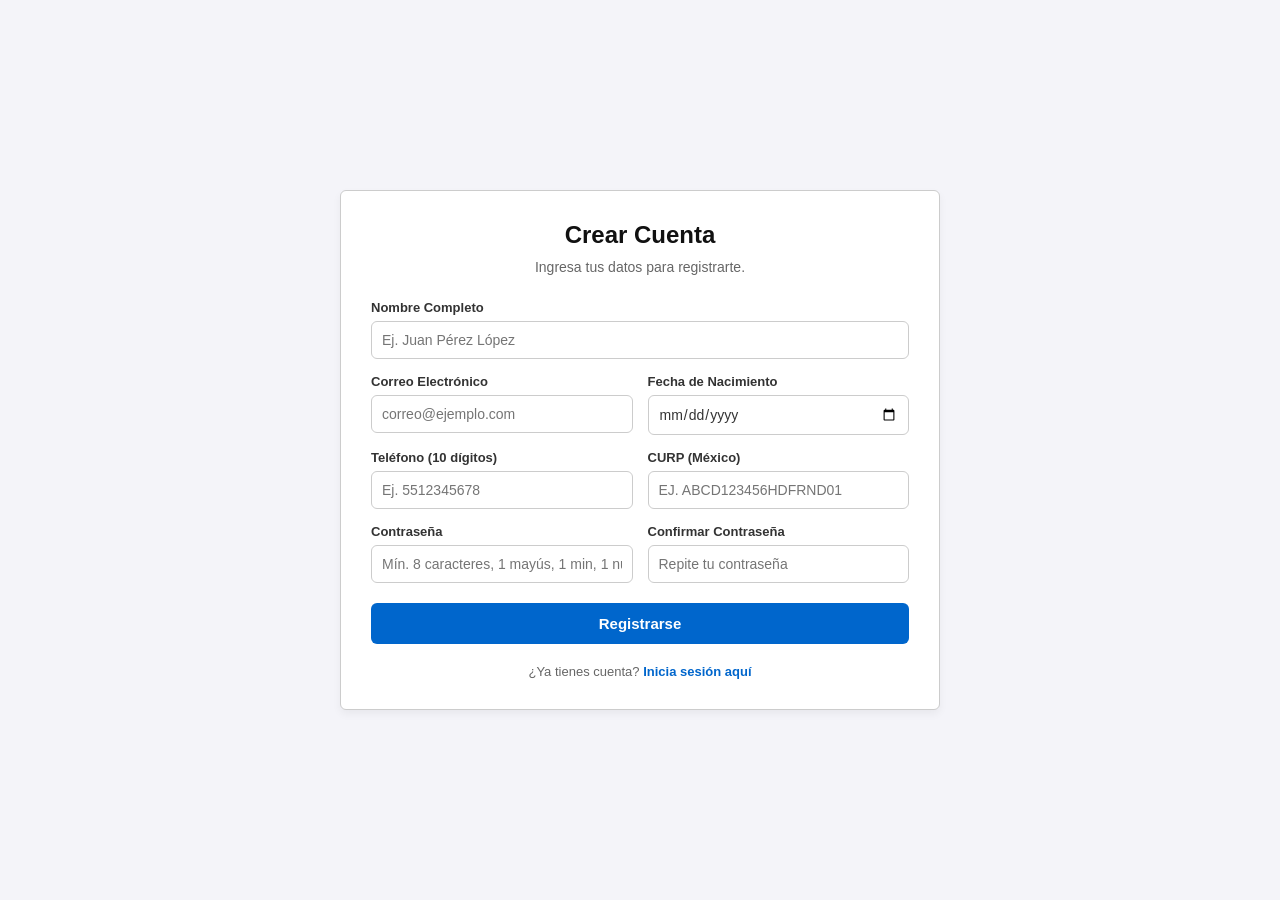
<file: index.html>
<!DOCTYPE html>
<html lang="es">

<head>
    <meta charset="UTF-8">
    <meta name="viewport" content="width=device-width, initial-scale=1.0">
    <title>Registro de Usuario</title>
    <link rel="stylesheet" href="css/style.css">
    <script src="js/utileria.js"></script>
    <script src="js/index.js" defer></script>
</head>

<body>

    <div class="contenedor">
        <h1>Crear Cuenta</h1>
        <p class="subtitulo">Ingresa tus datos para registrarte.</p>

        <form id="formularioRegistro" novalidate>
            <div class="cuadricula-formulario">
                <!-- Nombre -->
                <div class="grupo-campo ancho-completo" id="grupoNombre">
                    <label for="nombre">Nombre Completo</label>
                    <input type="text" id="nombre" name="nombre" placeholder="Ej. Juan Pérez López">
                    <span class="mensaje-error">El nombre debe contener solo letras y espacios.</span>
                </div>

                <!-- Correo -->
                <div class="grupo-campo" id="grupoCorreo">
                    <label for="correo">Correo Electrónico</label>
                    <input type="email" id="correo" name="correo" placeholder="correo@ejemplo.com">
                    <span class="mensaje-error">Introduce un formato de correo válido.</span>
                </div>

                <!-- Fecha de Nacimiento -->
                <div class="grupo-campo" id="grupoFechaNacimiento">
                    <label for="fechaNacimiento">Fecha de Nacimiento</label>
                    <input type="date" id="fechaNacimiento" name="fechaNacimiento">
                    <span class="mensaje-error">Debes ser mayor de edad (18 años o más) para registrarte.</span>
                </div>

                <!-- Teléfono -->
                <div class="grupo-campo" id="grupoTelefono">
                    <label for="telefono">Teléfono (10 dígitos)</label>
                    <input type="tel" id="telefono" name="telefono" placeholder="Ej. 5512345678">
                    <span class="mensaje-error">El teléfono debe contener exactamente 10 dígitos.</span>
                </div>

                <!-- CURP -->
                <div class="grupo-campo" id="grupoCURP">
                    <label for="curp">CURP (México)</label>
                    <input type="text" id="curp" name="curp" placeholder="Ej. ABCD123456HDFRND01"
                        style="text-transform: uppercase;">
                    <span class="mensaje-error">El formato de la CURP es incorrecto.</span>
                </div>

                <!-- Contraseña -->
                <div class="grupo-campo" id="grupoContrasena">
                    <label for="contrasena">Contraseña</label>
                    <input type="password" id="contrasena" name="contrasena"
                        placeholder="Mín. 8 caracteres, 1 mayús, 1 min, 1 núm, 1 esp">
                    <span class="mensaje-error">Debe tener al menos 8 caracteres, una mayúscula, una minúscula, un
                        número y un carácter especial.</span>
                </div>

                <!-- Confirmar Contraseña -->
                <div class="grupo-campo" id="grupoConfirmarContrasena">
                    <label for="confirmarContrasena">Confirmar Contraseña</label>
                    <input type="password" id="confirmarContrasena" name="confirmarContrasena"
                        placeholder="Repite tu contraseña">
                    <span class="mensaje-error">Las contraseñas no coinciden o excede 20 caracteres.</span>
                </div>
            </div>

            <button type="submit" class="boton-primario">Registrarse</button>
        </form>

        <p class="texto-pie">¿Ya tienes cuenta? <a href="login.html">Inicia sesión aquí</a></p>
    </div>

    <!-- Ventana Modal de Edad -->
    <div class="modal-fondo" id="modalEdad">
        <div class="modal-contenido">
            <h2 class="titulo-modal">Edad Calculada</h2>
            <p class="cuerpo-modal" id="textoModalEdad">Tienes X años.</p>
            <button class="boton-secundario" id="cerrarModal">Entendido</button>
        </div>
    </div>

</body>

</html>
</file>
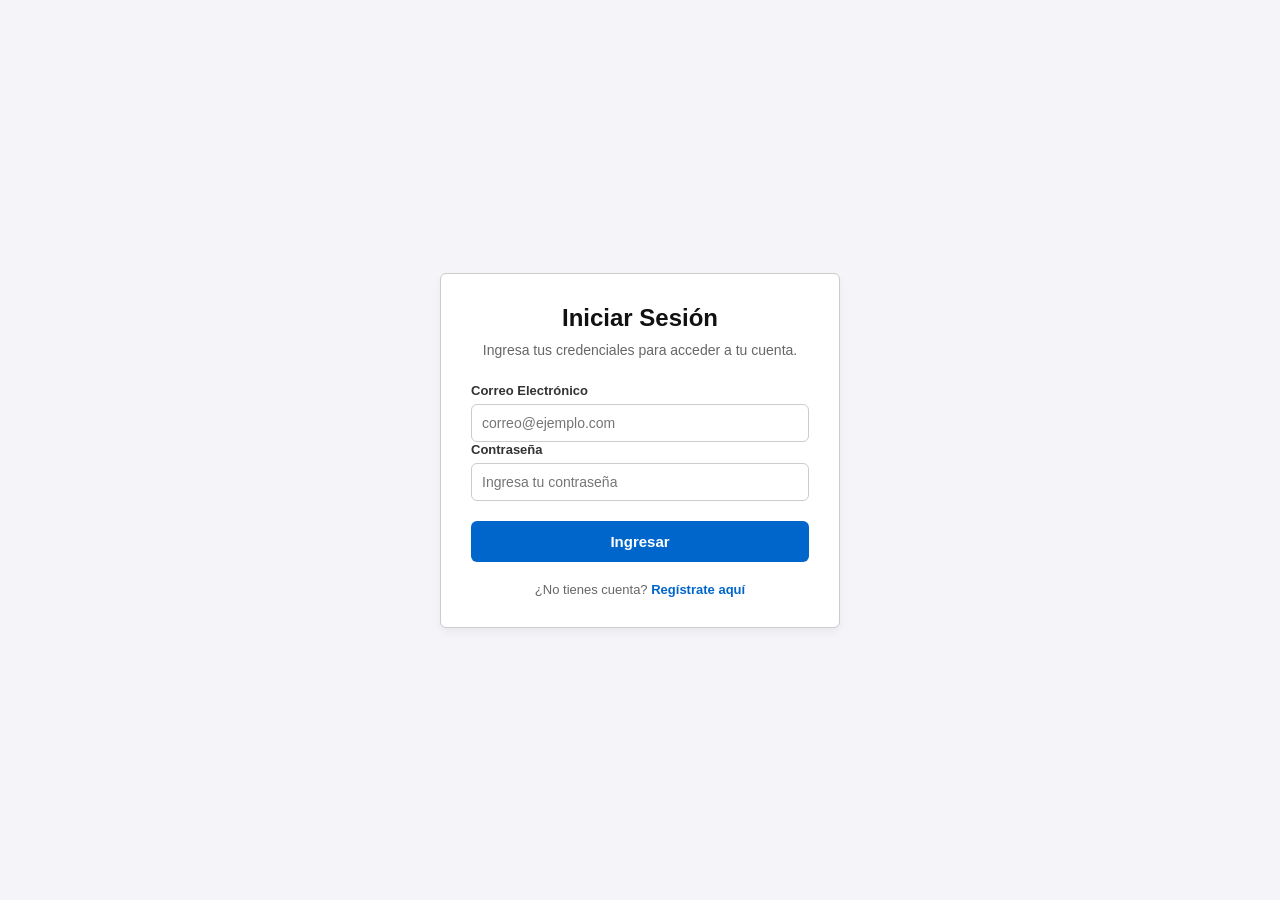
<file: login.html>
<!DOCTYPE html>
<html lang="es">

<head>
    <meta charset="UTF-8">
    <meta name="viewport" content="width=device-width, initial-scale=1.0">
    <title>Iniciar Sesión</title>
    <link rel="stylesheet" href="css/style.css">
    <script src="js/utileria.js"></script>
    <script src="js/login.js" defer></script>
</head>

<body>

    <div class="contenedor pequeno">
        <h1>Iniciar Sesión</h1>
        <p class="subtitulo">Ingresa tus credenciales para acceder a tu cuenta.</p>

        <form id="formularioLogin" novalidate>
            <!-- Correo -->
            <div class="grupo-campo" id="grupoCorreo">
                <label for="correo">Correo Electrónico</label>
                <input type="email" id="correo" name="correo" placeholder="correo@ejemplo.com">
                <span class="mensaje-error">Introduce un formato de correo válido.</span>
            </div>

            <!-- Contraseña -->
            <div class="grupo-campo" id="grupoContrasena">
                <label for="contrasena">Contraseña</label>
                <input type="password" id="contrasena" name="contrasena" placeholder="Ingresa tu contraseña">
                <span class="mensaje-error">Mínimo 8 caracteres, una mayúscula, minúscula, número y carácter especial.</span>
            </div>

            <button type="submit" class="boton-primario">Ingresar</button>
        </form>

        <p class="texto-pie">¿No tienes cuenta? <a href="index.html">Regístrate aquí</a></p>
    </div>

</body>

</html>
</file>
<file: css/style.css>
:root {
    --color-fondo: #f4f4f9;
    --color-contenedor: #ffffff;
    --color-borde: #cccccc;
    --color-texto-principal: #333333;
    --color-texto-secundario: #666666;
    --color-acento: #0066cc;
    --color-acento-hover: #0052a3;
    --color-exito: #28a745;
    --color-error: #dc3545;
    --color-fondo-input: #ffffff;
    --radio-borde: 6px;
}

* {
    margin: 0;
    padding: 0;
    box-sizing: border-box;
}

body {
    font-family: Arial, Helvetica, sans-serif;
    background-color: var(--color-fondo);
    color: var(--color-texto-principal);
    min-height: 100vh;
    display: flex;
    justify-content: center;
    align-items: center;
    padding: 20px 10px;
}

/* Contenedor principal */
.contenedor {
    background-color: var(--color-contenedor);
    border: 1px solid var(--color-borde);
    border-radius: var(--radio-borde);
    padding: 30px;
    width: 100%;
    max-width: 600px;
    box-shadow: 0 4px 8px rgba(0, 0, 0, 0.05);
}

.contenedor.pequeno {
    max-width: 400px;
}

/* Tipografía */
h1 {
    font-size: 24px;
    font-weight: bold;
    margin-bottom: 10px;
    text-align: center;
    color: #111111;
}

.subtitulo {
    font-size: 14px;
    color: var(--color-texto-secundario);
    text-align: center;
    margin-bottom: 25px;
}

/* Cuadrícula del formulario */
.cuadricula-formulario {
    display: grid;
    grid-template-columns: 1fr 1fr;
    gap: 15px;
}

.ancho-completo {
    grid-column: span 2;
}

/* Grupos de campo */
.grupo-campo {
    display: flex;
    flex-direction: column;
}

.grupo-campo label {
    font-size: 13px;
    font-weight: bold;
    margin-bottom: 6px;
    color: var(--color-texto-principal);
}

.grupo-campo input {
    width: 100%;
    padding: 10px;
    background-color: var(--color-fondo-input);
    border: 1px solid var(--color-borde);
    border-radius: var(--radio-borde);
    color: var(--color-texto-principal);
    font-family: inherit;
    font-size: 14px;
    outline: none;
}

.grupo-campo input:focus {
    border-color: var(--color-acento);
}

/* Indicadores visuales de validación */
.grupo-campo.valido input {
    border-color: var(--color-exito);
    background-color: #e8f5e9;
}

.grupo-campo.invalido input {
    border-color: var(--color-error);
    background-color: #fde8e8;
}

.mensaje-error {
    font-size: 11px;
    color: var(--color-error);
    margin-top: 5px;
    display: none;
}

.grupo-campo.invalido .mensaje-error {
    display: block;
}

/* Botones */
.boton-primario {
    width: 100%;
    padding: 12px;
    background-color: var(--color-acento);
    border: none;
    border-radius: var(--radio-borde);
    color: #ffffff;
    font-size: 15px;
    font-weight: bold;
    cursor: pointer;
    margin-top: 20px;
}

.boton-primario:hover {
    background-color: var(--color-acento-hover);
}

.boton-secundario {
    padding: 8px 20px;
    background-color: #eeeeee;
    border: 1px solid var(--color-borde);
    border-radius: var(--radio-borde);
    color: var(--color-texto-principal);
    font-size: 13px;
    cursor: pointer;
}

.boton-secundario:hover {
    background-color: #dddddd;
}

/* Texto de pie de página */
.texto-pie {
    text-align: center;
    margin-top: 20px;
    font-size: 13px;
    color: var(--color-texto-secundario);
}

.texto-pie a {
    color: var(--color-acento);
    text-decoration: none;
    font-weight: bold;
}

.texto-pie a:hover {
    text-decoration: underline;
}

/* Ventana modal */
.modal-fondo {
    position: fixed;
    top: 0;
    left: 0;
    width: 100%;
    height: 100%;
    background-color: rgba(0, 0, 0, 0.5);
    display: flex;
    justify-content: center;
    align-items: center;
    opacity: 0;
    pointer-events: none;
}

.modal-fondo.activo {
    opacity: 1;
    pointer-events: auto;
}

.modal-contenido {
    background-color: #ffffff;
    border: 1px solid var(--color-borde);
    border-radius: var(--radio-borde);
    padding: 25px;
    width: 90%;
    max-width: 350px;
    box-shadow: 0 10px 25px rgba(0, 0, 0, 0.15);
    text-align: center;
}

.titulo-modal {
    font-size: 18px;
    font-weight: bold;
    margin-bottom: 10px;
    color: #111111;
}

.cuerpo-modal {
    font-size: 14px;
    color: var(--color-texto-principal);
    margin-bottom: 20px;
}

/* Responsividad */
@media (max-width: 600px) {
    .cuadricula-formulario {
        grid-template-columns: 1fr;
    }

    .ancho-completo {
        grid-column: span 1;
    }

    .contenedor {
        padding: 20px 15px;
    }
}
</file>
